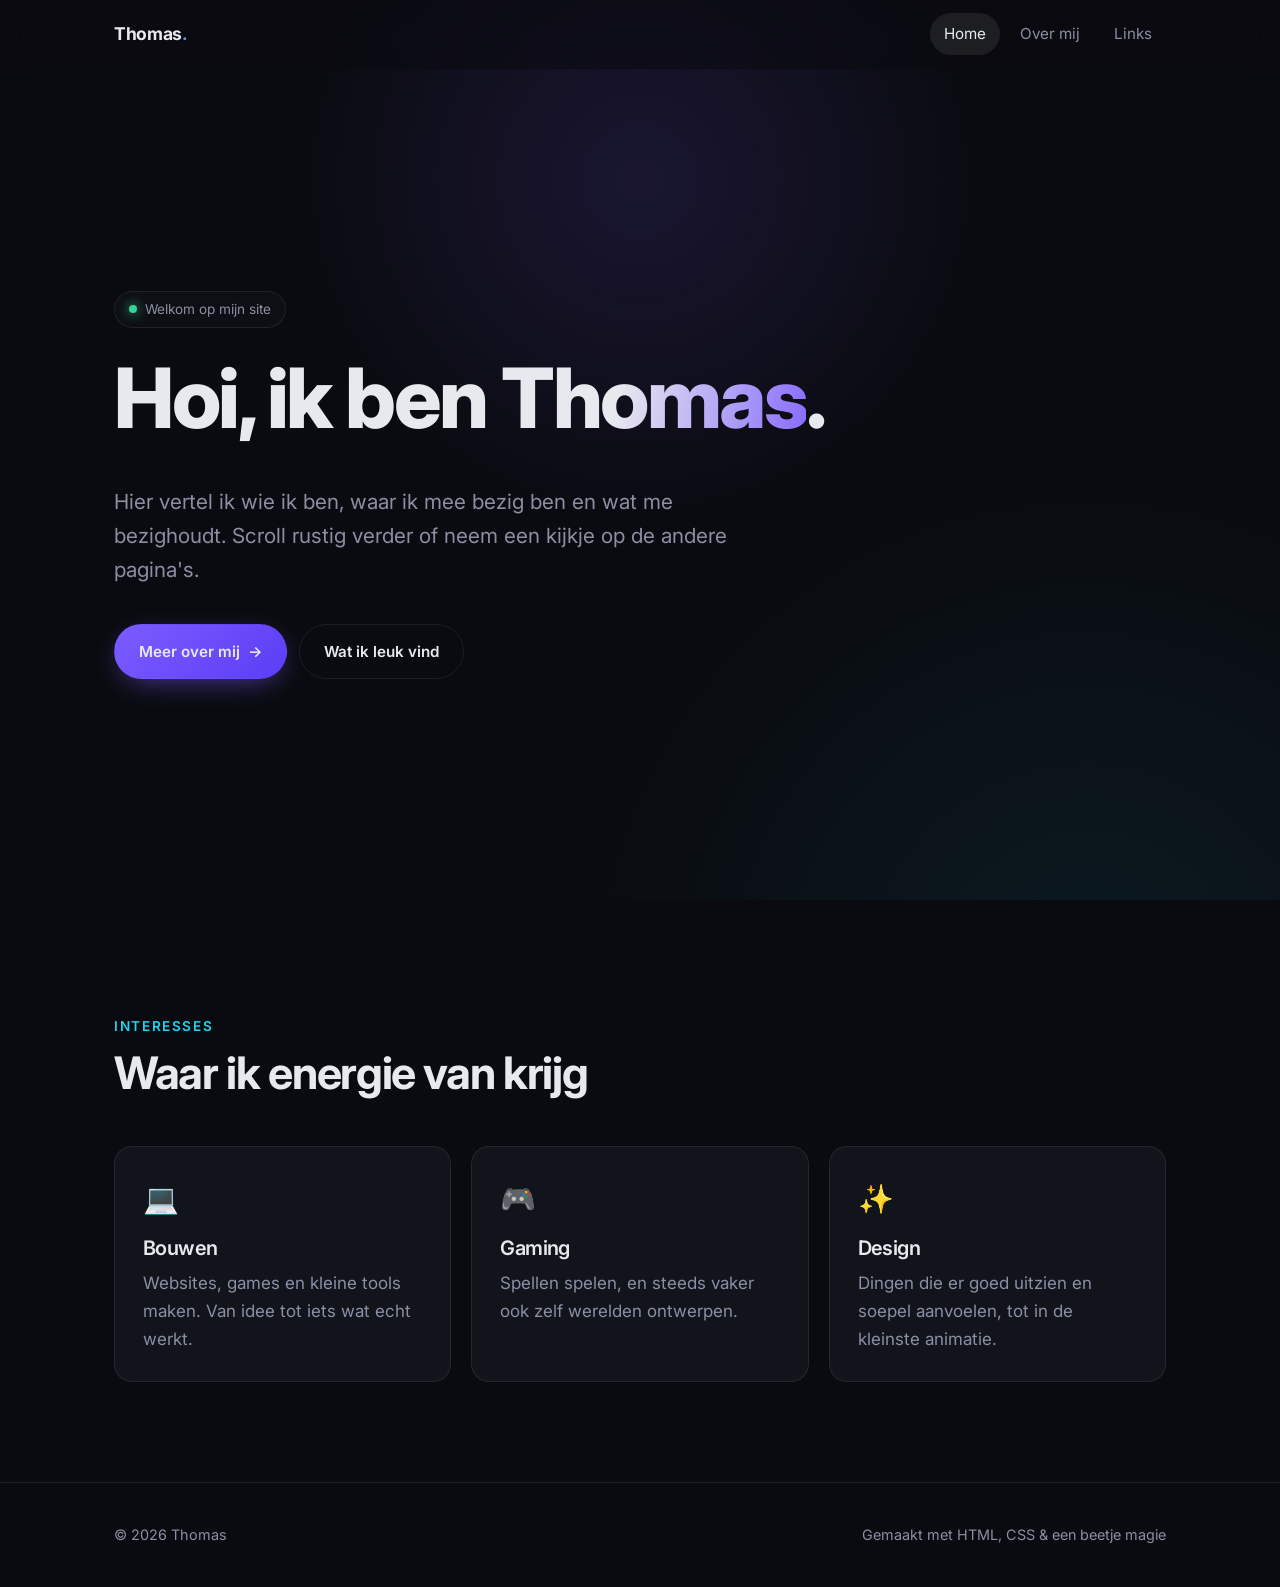
<file: index.html>
<!doctype html>
<html lang="nl">
<head>
  <meta charset="utf-8">
  <meta name="viewport" content="width=device-width, initial-scale=1">
  <title>Thomas</title>
  <meta name="description" content="Persoonlijke site van Thomas.">
  <link rel="preconnect" href="https://fonts.googleapis.com">
  <link rel="preconnect" href="https://fonts.gstatic.com" crossorigin>
  <link href="https://fonts.googleapis.com/css2?family=Inter:wght@400;500;600;700;800&display=swap" rel="stylesheet">
  <link rel="stylesheet" href="css/style.css">
  <script src="js/main.js" defer></script>
</head>
<body>
  <header class="site-header">
    <nav class="container nav">
      <a href="./" class="logo">Thomas<span>.</span></a>
      <ul class="nav-links">
        <li><a href="./" aria-current="page">Home</a></li>
        <li><a href="over.html">Over mij</a></li>
        <li><a href="links.html">Links</a></li>
      </ul>
    </nav>
  </header>

  <main>
    <section class="hero">
      <div class="container">
        <span class="eyebrow reveal"><span class="dot"></span> Welkom op mijn site</span>
        <h1 class="reveal" style="--delay: 80ms">Hoi, ik ben <span class="gradient-text">Thomas</span>.</h1>
        <p class="lead reveal" style="--delay: 160ms">
          Hier vertel ik wie ik ben, waar ik mee bezig ben en wat me bezighoudt.
          Scroll rustig verder of neem een kijkje op de andere pagina's.
        </p>
        <div class="actions reveal" style="--delay: 240ms">
          <a href="over.html" class="btn btn-primary">Meer over mij <span class="arrow">→</span></a>
          <a href="#interesses" class="btn btn-ghost">Wat ik leuk vind</a>
        </div>
      </div>
    </section>

    <section id="interesses">
      <div class="container">
        <p class="section-label reveal">Interesses</p>
        <h2 class="reveal" style="--delay: 80ms">Waar ik energie van krijg</h2>
        <div class="grid">
          <article class="card reveal">
            <div class="icon">💻</div>
            <h3>Bouwen</h3>
            <p>Websites, games en kleine tools maken. Van idee tot iets wat echt werkt.</p>
          </article>
          <article class="card reveal" style="--delay: 100ms">
            <div class="icon">🎮</div>
            <h3>Gaming</h3>
            <p>Spellen spelen, en steeds vaker ook zelf werelden ontwerpen.</p>
          </article>
          <article class="card reveal" style="--delay: 200ms">
            <div class="icon">✨</div>
            <h3>Design</h3>
            <p>Dingen die er goed uitzien en soepel aanvoelen, tot in de kleinste animatie.</p>
          </article>
        </div>
      </div>
    </section>
  </main>

  <footer class="site-footer">
    <div class="container">
      <span>© <span data-year></span> Thomas</span>
      <span>Gemaakt met HTML, CSS & een beetje magie</span>
    </div>
  </footer>
</body>
</html>
</file>
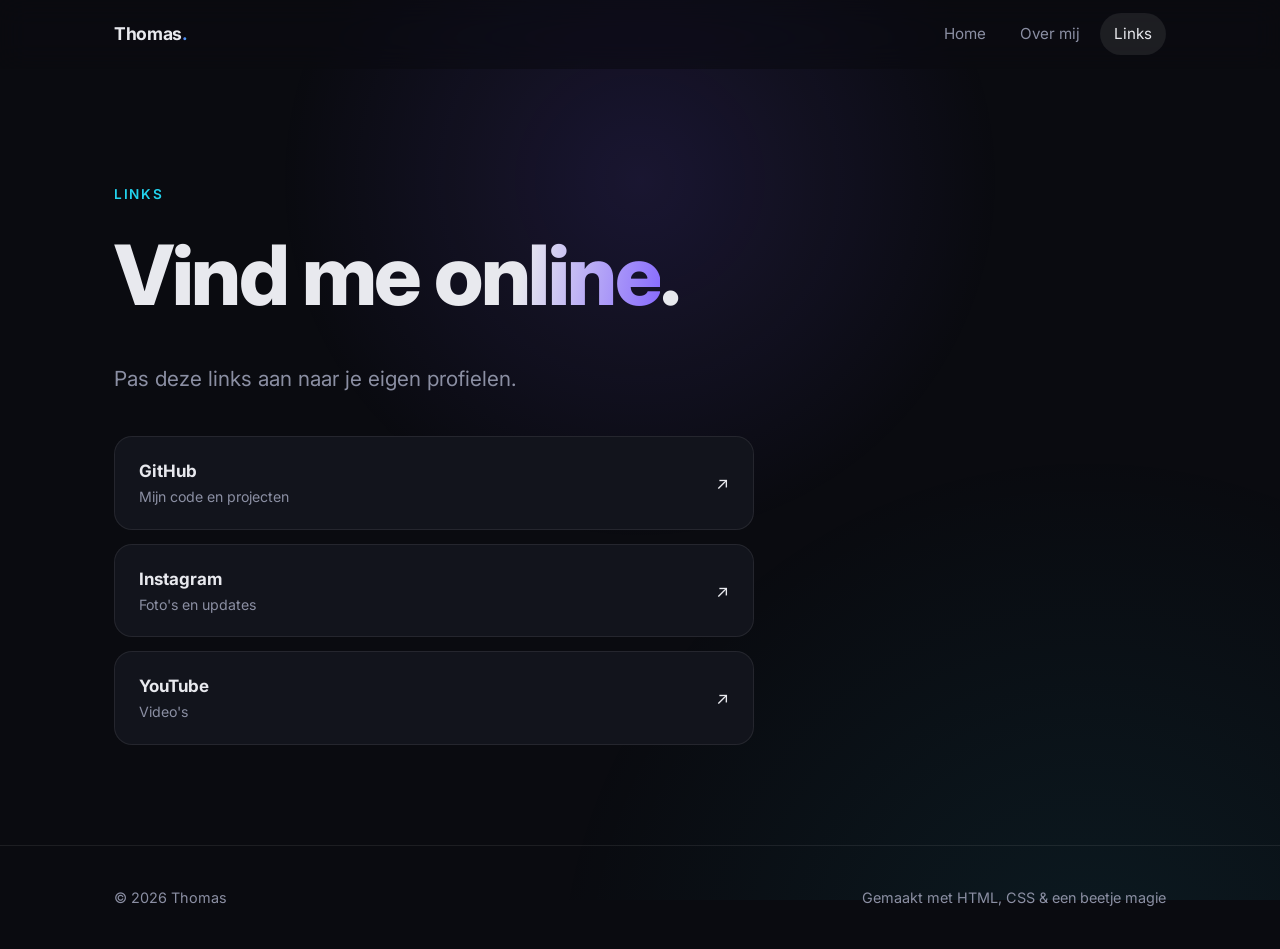
<file: links.html>
<!doctype html>
<html lang="nl">
<head>
  <meta charset="utf-8">
  <meta name="viewport" content="width=device-width, initial-scale=1">
  <title>Links · Thomas</title>
  <meta name="description" content="Waar je Thomas online kunt vinden.">
  <link rel="preconnect" href="https://fonts.googleapis.com">
  <link rel="preconnect" href="https://fonts.gstatic.com" crossorigin>
  <link href="https://fonts.googleapis.com/css2?family=Inter:wght@400;500;600;700;800&display=swap" rel="stylesheet">
  <link rel="stylesheet" href="css/style.css">
  <script src="js/main.js" defer></script>
</head>
<body>
  <header class="site-header">
    <nav class="container nav">
      <a href="./" class="logo">Thomas<span>.</span></a>
      <ul class="nav-links">
        <li><a href="./">Home</a></li>
        <li><a href="over.html">Over mij</a></li>
        <li><a href="links.html" aria-current="page">Links</a></li>
      </ul>
    </nav>
  </header>

  <main>
    <section>
      <div class="container">
        <p class="section-label reveal">Links</p>
        <h1 class="reveal" style="--delay: 80ms">Vind me <span class="gradient-text">online</span>.</h1>
        <p class="lead reveal" style="--delay: 160ms">Pas deze links aan naar je eigen profielen.</p>

        <div class="link-list">
          <a class="link-item reveal" href="https://github.com/thomasmeenderink" target="_blank" rel="noopener">
            <span><strong>GitHub</strong><small>Mijn code en projecten</small></span>
            <span>↗</span>
          </a>
          <a class="link-item reveal" style="--delay: 80ms" href="#" target="_blank" rel="noopener">
            <span><strong>Instagram</strong><small>Foto's en updates</small></span>
            <span>↗</span>
          </a>
          <a class="link-item reveal" style="--delay: 160ms" href="#" target="_blank" rel="noopener">
            <span><strong>YouTube</strong><small>Video's</small></span>
            <span>↗</span>
          </a>
        </div>
      </div>
    </section>
  </main>

  <footer class="site-footer">
    <div class="container">
      <span>© <span data-year></span> Thomas</span>
      <span>Gemaakt met HTML, CSS & een beetje magie</span>
    </div>
  </footer>
</body>
</html>
</file>
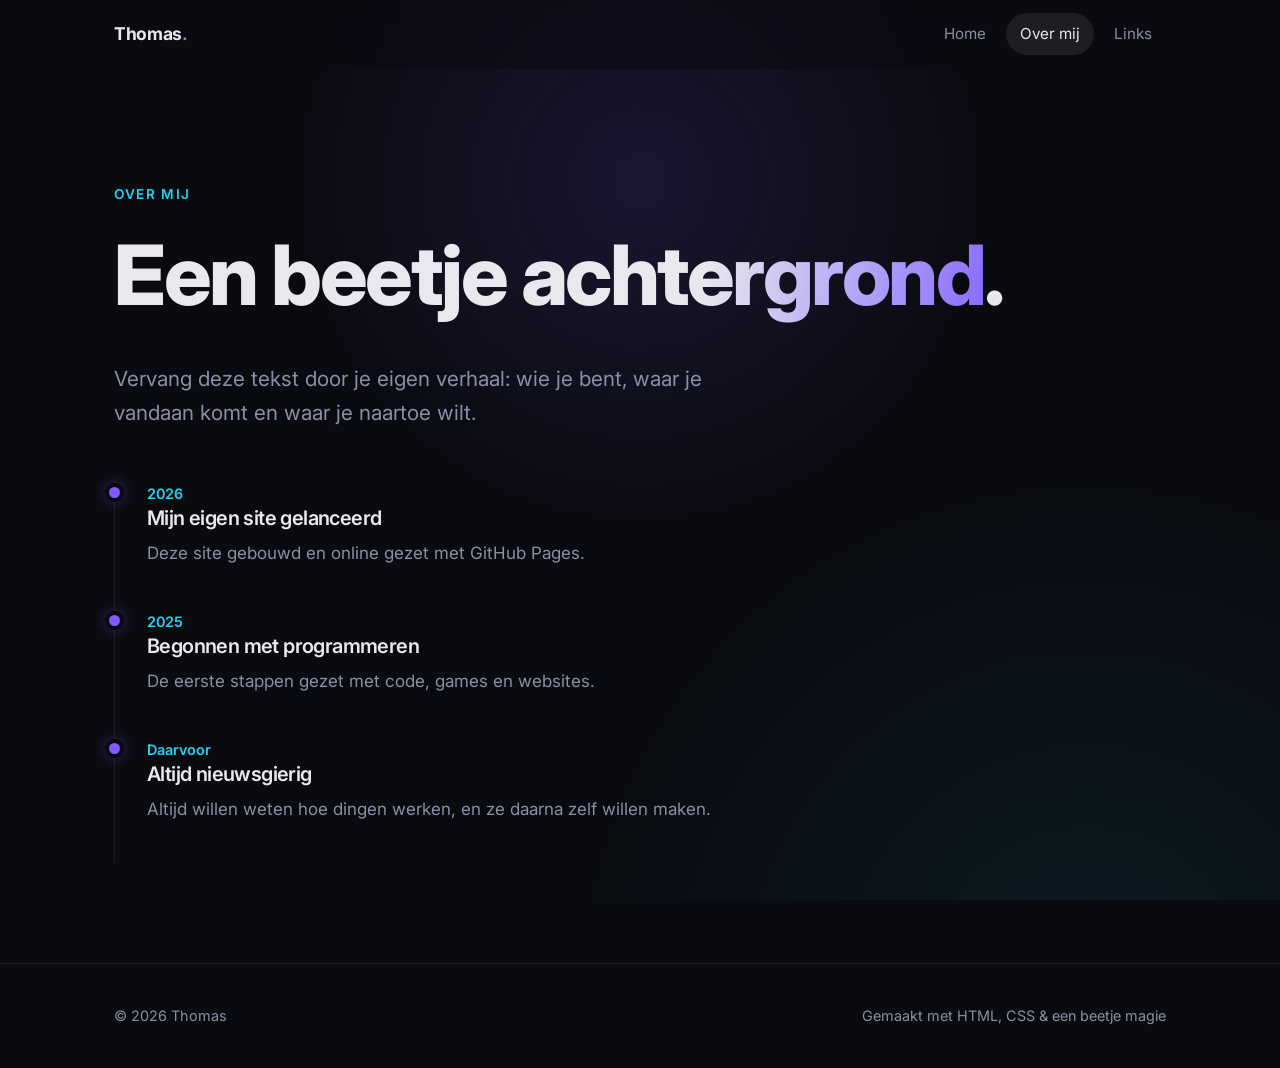
<file: over.html>
<!doctype html>
<html lang="nl">
<head>
  <meta charset="utf-8">
  <meta name="viewport" content="width=device-width, initial-scale=1">
  <title>Over mij · Thomas</title>
  <meta name="description" content="Over Thomas.">
  <link rel="preconnect" href="https://fonts.googleapis.com">
  <link rel="preconnect" href="https://fonts.gstatic.com" crossorigin>
  <link href="https://fonts.googleapis.com/css2?family=Inter:wght@400;500;600;700;800&display=swap" rel="stylesheet">
  <link rel="stylesheet" href="css/style.css">
  <script src="js/main.js" defer></script>
</head>
<body>
  <header class="site-header">
    <nav class="container nav">
      <a href="./" class="logo">Thomas<span>.</span></a>
      <ul class="nav-links">
        <li><a href="./">Home</a></li>
        <li><a href="over.html" aria-current="page">Over mij</a></li>
        <li><a href="links.html">Links</a></li>
      </ul>
    </nav>
  </header>

  <main>
    <section>
      <div class="container">
        <p class="section-label reveal">Over mij</p>
        <h1 class="reveal" style="--delay: 80ms">Een beetje <span class="gradient-text">achtergrond</span>.</h1>
        <p class="lead reveal" style="--delay: 160ms">
          Vervang deze tekst door je eigen verhaal: wie je bent, waar je vandaan komt
          en waar je naartoe wilt.
        </p>

        <ol class="timeline">
          <li class="reveal">
            <span class="year">2026</span>
            <h3>Mijn eigen site gelanceerd</h3>
            <p>Deze site gebouwd en online gezet met GitHub Pages.</p>
          </li>
          <li class="reveal" style="--delay: 100ms">
            <span class="year">2025</span>
            <h3>Begonnen met programmeren</h3>
            <p>De eerste stappen gezet met code, games en websites.</p>
          </li>
          <li class="reveal" style="--delay: 200ms">
            <span class="year">Daarvoor</span>
            <h3>Altijd nieuwsgierig</h3>
            <p>Altijd willen weten hoe dingen werken, en ze daarna zelf willen maken.</p>
          </li>
        </ol>
      </div>
    </section>
  </main>

  <footer class="site-footer">
    <div class="container">
      <span>© <span data-year></span> Thomas</span>
      <span>Gemaakt met HTML, CSS & een beetje magie</span>
    </div>
  </footer>
</body>
</html>
</file>
<file: css/style.css>
/* ---------- Tokens ---------- */
:root {
  --bg: #0a0b10;
  --bg-elev: #12141c;
  --border: rgba(255, 255, 255, 0.08);
  --text: #e8e9ee;
  --muted: #8b8fa3;
  --accent: #7c5cff;
  --accent-2: #22d3ee;
  --ease-out: cubic-bezier(0.22, 1, 0.36, 1);
  --radius: 18px;
  --max: 1100px;
  color-scheme: dark;
}

/* ---------- Paginatransities (View Transitions API) ---------- */
@view-transition { navigation: auto; }

::view-transition-old(root) {
  animation: 280ms var(--ease-out) both page-out;
}
::view-transition-new(root) {
  animation: 520ms var(--ease-out) both page-in;
}
@keyframes page-out {
  to { opacity: 0; transform: translateY(-12px); filter: blur(6px); }
}
@keyframes page-in {
  from { opacity: 0; transform: translateY(16px); filter: blur(6px); }
}

/* Header blijft staan tijdens de paginawissel */
.site-header { view-transition-name: header; }
::view-transition-group(header) { animation-duration: 0s; }

/* ---------- Basis ---------- */
*, *::before, *::after { box-sizing: border-box; }

html { scroll-behavior: smooth; }

body {
  margin: 0;
  background: var(--bg);
  color: var(--text);
  font-family: "Inter", system-ui, -apple-system, "Segoe UI", sans-serif;
  font-size: 17px;
  line-height: 1.65;
  -webkit-font-smoothing: antialiased;
  overflow-x: hidden;
}

/* Zachte gloed die de muis volgt */
body::before {
  content: "";
  position: fixed;
  inset: 0;
  pointer-events: none;
  z-index: -1;
  background:
    radial-gradient(600px circle at var(--mx, 50%) var(--my, 20%), rgba(124, 92, 255, 0.14), transparent 60%),
    radial-gradient(900px circle at 85% 110%, rgba(34, 211, 238, 0.08), transparent 60%);
  transition: background 0.2s linear;
}

a { color: inherit; text-decoration: none; }

.container {
  width: 100%;
  max-width: var(--max);
  margin: 0 auto;
  padding: 0 24px;
}

/* ---------- Header ---------- */
.site-header {
  position: sticky;
  top: 0;
  z-index: 10;
  backdrop-filter: blur(14px) saturate(140%);
  -webkit-backdrop-filter: blur(14px) saturate(140%);
  background: rgba(10, 11, 16, 0.6);
  border-bottom: 1px solid transparent;
  transition: border-color 0.4s var(--ease-out), background 0.4s var(--ease-out);
}
.site-header.scrolled { border-bottom-color: var(--border); }

.nav {
  display: flex;
  align-items: center;
  justify-content: space-between;
  height: 68px;
}

.logo {
  font-weight: 700;
  letter-spacing: -0.02em;
  font-size: 1.1rem;
}
.logo span {
  background: linear-gradient(90deg, var(--accent), var(--accent-2));
  -webkit-background-clip: text;
  background-clip: text;
  color: transparent;
}

.nav-links {
  display: flex;
  gap: 6px;
  list-style: none;
  margin: 0;
  padding: 0;
}
.nav-links a {
  position: relative;
  display: block;
  padding: 8px 14px;
  border-radius: 999px;
  color: var(--muted);
  font-size: 0.95rem;
  transition: color 0.3s var(--ease-out), background 0.3s var(--ease-out);
}
.nav-links a:hover { color: var(--text); background: rgba(255, 255, 255, 0.05); }
.nav-links a[aria-current="page"] { color: var(--text); background: rgba(255, 255, 255, 0.08); }

/* ---------- Hero ---------- */
.hero {
  min-height: calc(100vh - 68px);
  display: flex;
  align-items: center;
  padding: 80px 0;
}
.eyebrow {
  display: inline-flex;
  align-items: center;
  gap: 8px;
  padding: 6px 14px;
  border: 1px solid var(--border);
  border-radius: 999px;
  color: var(--muted);
  font-size: 0.85rem;
  background: rgba(255, 255, 255, 0.02);
}
.eyebrow .dot {
  width: 8px; height: 8px; border-radius: 50%;
  background: #34d399;
  box-shadow: 0 0 12px #34d399;
  animation: pulse 2.4s ease-in-out infinite;
}
@keyframes pulse { 50% { opacity: 0.4; } }

h1, h2, h3 { letter-spacing: -0.03em; line-height: 1.1; margin: 0 0 0.5em; }
h1 { font-size: clamp(2.6rem, 7vw, 5.2rem); font-weight: 800; margin-top: 24px; }
h2 { font-size: clamp(1.9rem, 4vw, 2.8rem); font-weight: 700; }
h3 { font-size: 1.25rem; font-weight: 600; }

.gradient-text {
  background: linear-gradient(100deg, var(--text) 20%, var(--accent) 55%, var(--accent-2) 90%);
  background-size: 200% auto;
  -webkit-background-clip: text;
  background-clip: text;
  color: transparent;
  animation: shimmer 8s linear infinite;
}
@keyframes shimmer { to { background-position: 200% center; } }

.lead { font-size: clamp(1.1rem, 2vw, 1.3rem); color: var(--muted); max-width: 620px; }

.actions { display: flex; flex-wrap: wrap; gap: 12px; margin-top: 36px; }

.btn {
  display: inline-flex;
  align-items: center;
  gap: 8px;
  padding: 14px 24px;
  border-radius: 999px;
  font-weight: 600;
  font-size: 0.95rem;
  border: 1px solid var(--border);
  transition: transform 0.5s var(--ease-out), box-shadow 0.5s var(--ease-out), background 0.3s var(--ease-out);
  will-change: transform;
}
.btn-primary {
  background: linear-gradient(135deg, var(--accent), #5b3df5);
  border-color: transparent;
  box-shadow: 0 8px 30px -10px rgba(124, 92, 255, 0.7);
}
.btn-primary:hover { box-shadow: 0 14px 40px -10px rgba(124, 92, 255, 0.9); }
.btn-ghost:hover { background: rgba(255, 255, 255, 0.05); }
.btn .arrow { transition: transform 0.4s var(--ease-out); }
.btn:hover .arrow { transform: translateX(4px); }

/* ---------- Secties ---------- */
section { padding: 100px 0; }
.section-label {
  color: var(--accent-2);
  font-size: 0.85rem;
  font-weight: 600;
  letter-spacing: 0.12em;
  text-transform: uppercase;
  margin-bottom: 12px;
}

.grid {
  display: grid;
  grid-template-columns: repeat(auto-fit, minmax(260px, 1fr));
  gap: 20px;
  margin-top: 48px;
}

.card {
  position: relative;
  padding: 28px;
  border-radius: var(--radius);
  background: var(--bg-elev);
  border: 1px solid var(--border);
  overflow: hidden;
  transition: transform 0.6s var(--ease-out), border-color 0.4s var(--ease-out);
}
/* Spotlight-effect op de kaart, gevolgd door de muis */
.card::before {
  content: "";
  position: absolute;
  inset: 0;
  background: radial-gradient(400px circle at var(--cx, 50%) var(--cy, 50%), rgba(124, 92, 255, 0.16), transparent 50%);
  opacity: 0;
  transition: opacity 0.4s var(--ease-out);
  pointer-events: none;
}
.card:hover { transform: translateY(-4px); border-color: rgba(124, 92, 255, 0.35); }
.card:hover::before { opacity: 1; }
.card .icon { font-size: 1.8rem; margin-bottom: 14px; }
.card p { color: var(--muted); margin: 0; }

/* ---------- Tijdlijn (Over mij) ---------- */
.timeline { list-style: none; padding: 0; margin: 48px 0 0; border-left: 1px solid var(--border); }
.timeline li { position: relative; padding: 0 0 40px 32px; }
.timeline li::before {
  content: "";
  position: absolute;
  left: -6px; top: 8px;
  width: 11px; height: 11px;
  border-radius: 50%;
  background: var(--accent);
  box-shadow: 0 0 0 4px var(--bg), 0 0 16px var(--accent);
}
.timeline .year { color: var(--accent-2); font-size: 0.9rem; font-weight: 600; }
.timeline p { color: var(--muted); margin: 4px 0 0; }

/* ---------- Links-pagina ---------- */
.link-list { display: grid; gap: 14px; margin-top: 40px; max-width: 640px; }
.link-item {
  display: flex;
  align-items: center;
  justify-content: space-between;
  padding: 20px 24px;
  border-radius: var(--radius);
  background: var(--bg-elev);
  border: 1px solid var(--border);
  transition: transform 0.5s var(--ease-out), border-color 0.4s var(--ease-out), background 0.4s var(--ease-out);
}
.link-item:hover { transform: translateX(6px); border-color: rgba(34, 211, 238, 0.4); background: #151824; }
.link-item small { color: var(--muted); display: block; }

/* ---------- Footer ---------- */
.site-footer {
  border-top: 1px solid var(--border);
  padding: 40px 0;
  color: var(--muted);
  font-size: 0.9rem;
}
.site-footer .container { display: flex; justify-content: space-between; flex-wrap: wrap; gap: 12px; }

/* ---------- Scroll-reveal ---------- */
.reveal {
  opacity: 0;
  transform: translateY(28px);
  filter: blur(4px);
  transition: opacity 0.9s var(--ease-out), transform 0.9s var(--ease-out), filter 0.9s var(--ease-out);
  transition-delay: var(--delay, 0ms);
}
.reveal.visible { opacity: 1; transform: none; filter: none; }

/* ---------- Mobiel ---------- */
@media (max-width: 600px) {
  body { font-size: 16px; }
  .container { padding: 0 16px; }
  .logo { font-size: 1rem; }
  .nav-links a { padding: 8px 10px; font-size: 0.88rem; }
  section { padding: 70px 0; }
  .hero { padding: 48px 0; }
}

/* ---------- Minder beweging ---------- */
@media (prefers-reduced-motion: reduce) {
  *, *::before, *::after {
    animation-duration: 0.01ms !important;
    transition-duration: 0.01ms !important;
  }
  html { scroll-behavior: auto; }
  .reveal { opacity: 1; transform: none; filter: none; }
}
</file>
